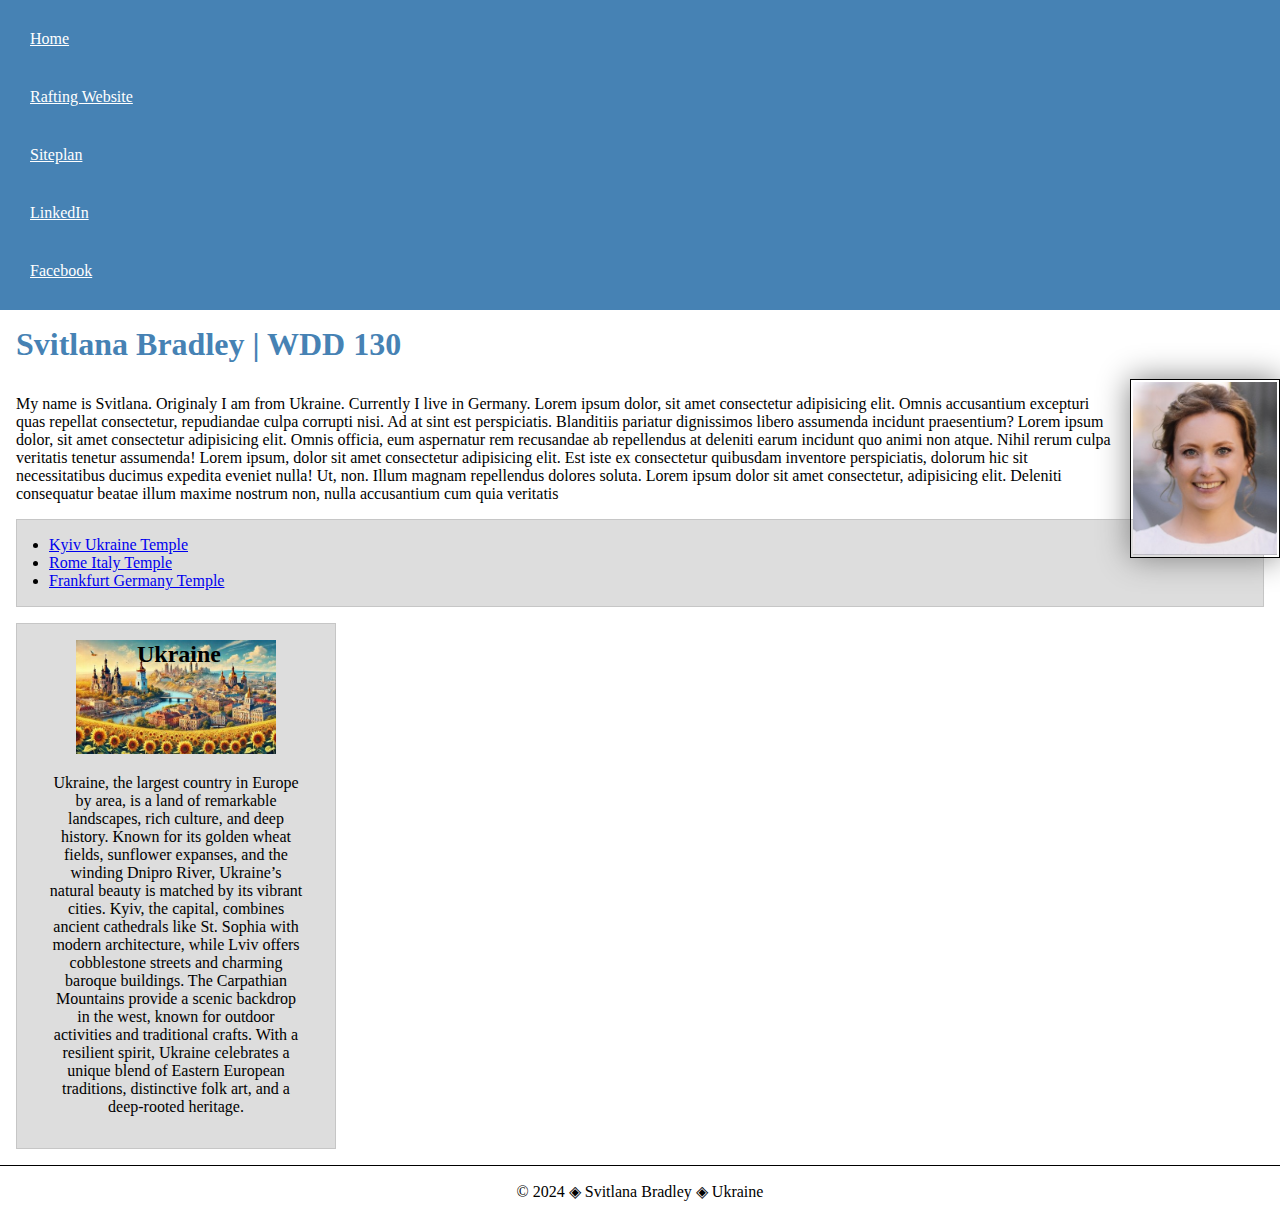
<file: index.html>
<!DOCTYPE html>
<html lang="en">
<head>
    <meta charset="UTF-8">
    <meta name="viewport" content="width=device-width, initial-scale=1.0">
    <title>Svitlana Bradley | WDD 130</title>
    <meta name="description" content="The home page of an aspiring front-end developer who is passionate with Web Development">
    <meta name="author" content="Svitlana Bradley">
    <link rel="stylesheet" href="styles/styles.css">
</head>
<body>
    <header>
        <nav>
            <a href="#">Home</a>
            <a href="wwr/">Rafting Website</a>
            <a href="wwr/">Siteplan</a>
            <a href="https://linkedin.com.">LinkedIn</a>
            <a href="https://facebook.com.">Facebook</a>
        </nav>
    </header>
    <main>
        <h1>Svitlana Bradley | WDD 130</h1>
        <img src="images/profile.jpg" alt="Svitlana Bradley" width="200">
        <p>My name is Svitlana. Originaly I am from Ukraine. Currently I live in Germany. Lorem ipsum dolor, sit amet consectetur adipisicing elit. Omnis accusantium excepturi quas repellat consectetur, repudiandae culpa corrupti nisi. Ad at sint est perspiciatis. Blanditiis pariatur dignissimos libero assumenda incidunt praesentium? Lorem ipsum dolor, sit amet consectetur adipisicing elit. Omnis officia, eum aspernatur rem recusandae ab repellendus at deleniti earum incidunt quo animi non atque. Nihil rerum culpa veritatis tenetur assumenda! Lorem ipsum, dolor sit amet consectetur adipisicing elit. Est iste ex consectetur quibusdam inventore perspiciatis, dolorum hic sit necessitatibus ducimus expedita eveniet nulla! Ut, non. Illum magnam repellendus dolores soluta. Lorem ipsum dolor sit amet consectetur, adipisicing elit. Deleniti consequatur beatae illum maxime nostrum non, nulla accusantium cum quia veritatis</p>
    <ul class="box indent">
        <li><a href="https://www.churchofjesuschrist.org/temples/list?lang=eng">Kyiv Ukraine Temple</a></li>
        <li><a href="https://www.churchofjesuschrist.org/temples/list?lang=eng">Rome Italy Temple</a></li>
        <li><a href="https://www.churchofjesuschrist.org/temples/list?lang=eng">Frankfurt Germany Temple</a></li>
    </ul>
    </main>
    <aside class="box">
        <h2>Ukraine</h2>
        <img src="images/ukraine_panorama.jpg" alt="Ukraine Panorama">
        <p>Ukraine, the largest country in Europe by area, is a land of remarkable landscapes, rich culture, and deep history. Known for its golden wheat fields, sunflower expanses, and the winding Dnipro River, Ukraine’s natural beauty is matched by its vibrant cities. Kyiv, the capital, combines ancient cathedrals like St. Sophia with modern architecture, while Lviv offers cobblestone streets and charming baroque buildings. The Carpathian Mountains provide a scenic backdrop in the west, known for outdoor activities and traditional crafts. With a resilient spirit, Ukraine celebrates a unique blend of Eastern European traditions, distinctive folk art, and a deep-rooted heritage.</p>
    </aside>
    <footer>
        <p>&copy; 2024 ◈ Svitlana Bradley ◈ Ukraine</p>
    </footer>
</body>
<!-- Last modified 07.11.2004 -->
</html>
</file>
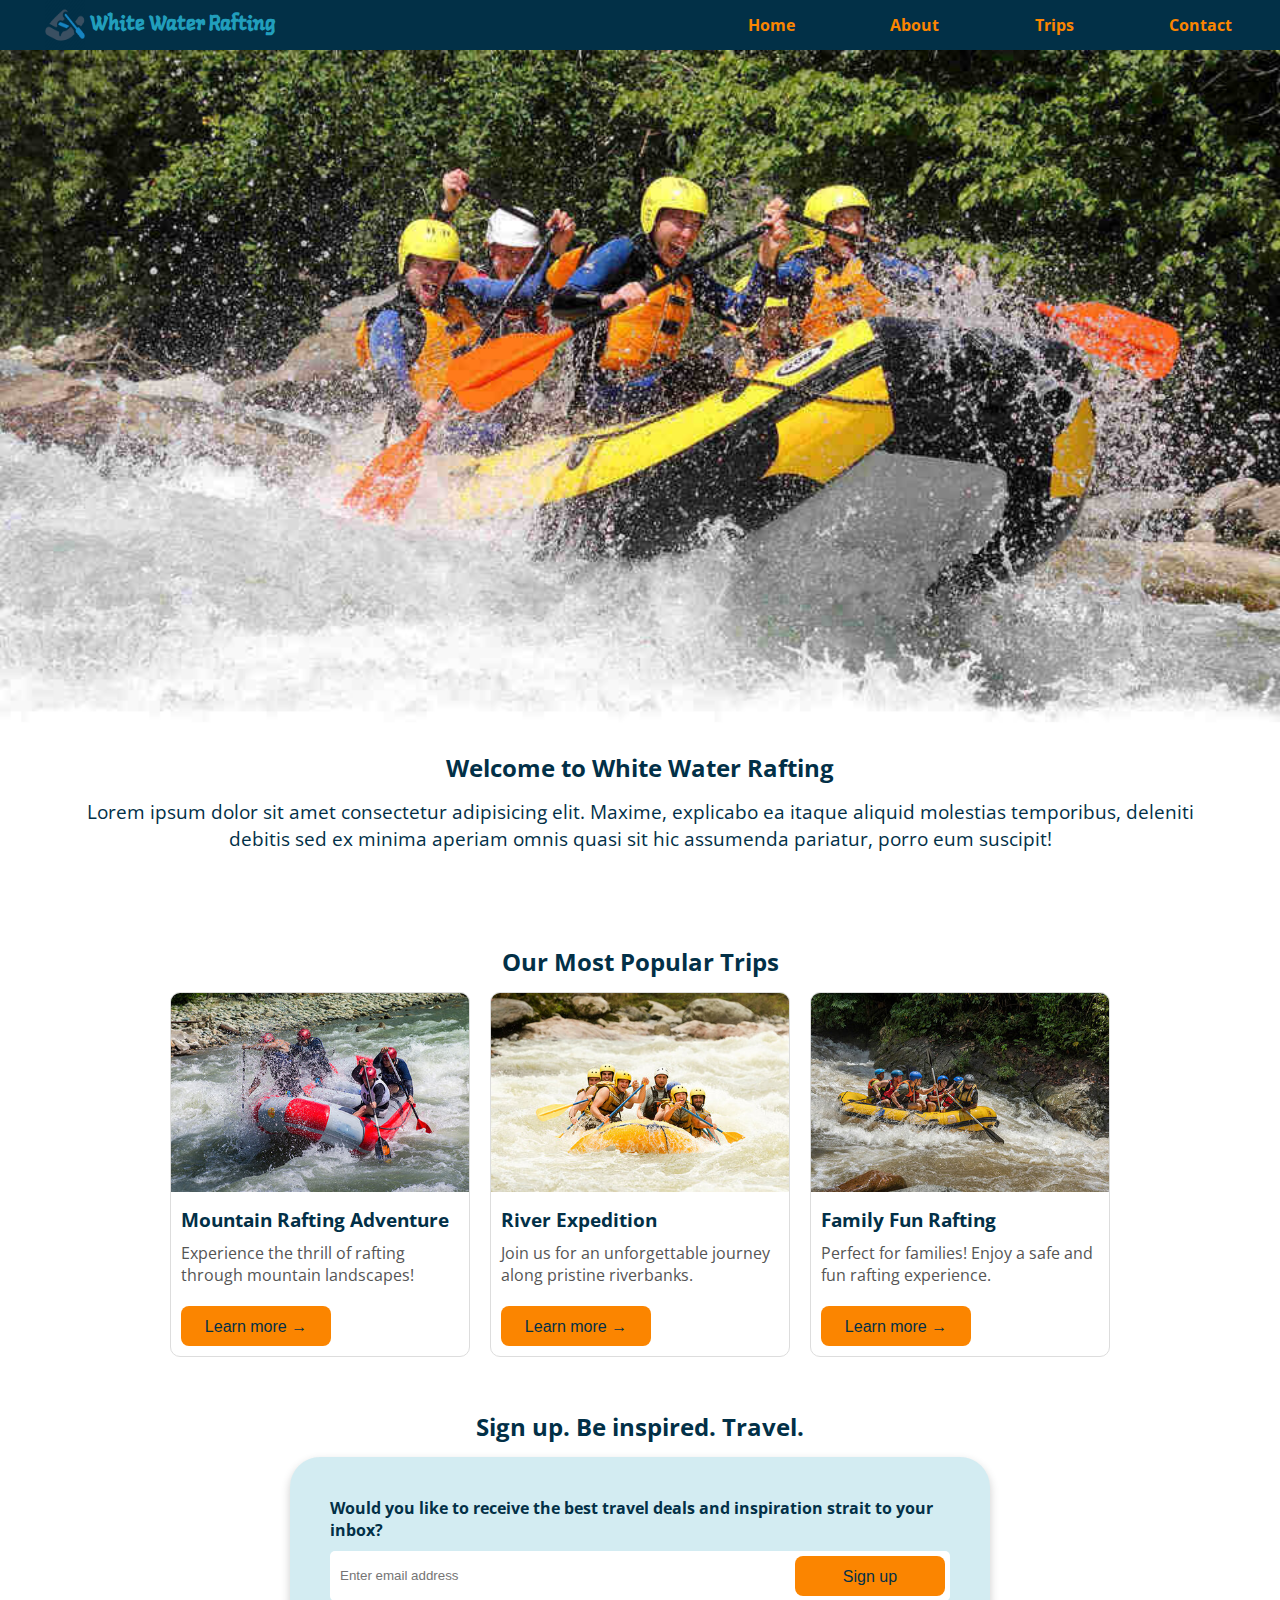
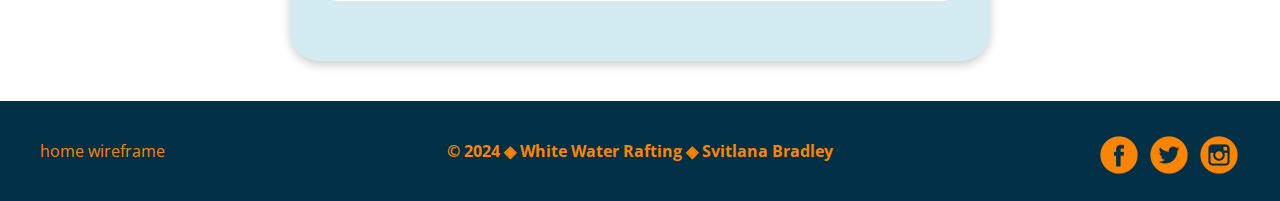
<file: wwr/index.html>
<!DOCTYPE html>
<html lang="en">
<head>
    <meta charset="UTF-8">
    <meta name="viewport" content="width=device-width, initial-scale=1.0">
    <title>White Water Rafting Home</title>
    <meta name="description" content="The home page contains some attention grabbing information including company information, call(s) to action, appealing graphics, and other items.">
    <meta name="author" content="Svitlana Bradley">
    <link rel="stylesheet" href="styles/rafting.css">
    <link rel="preconnect" href="https://fonts.googleapis.com">
    <link rel="preconnect" href="https://fonts.gstatic.com" crossorigin>
    <link href="https://fonts.googleapis.com/css2?family=Langar&family=Open+Sans&display=swap" rel="stylesheet">
</head>
<body>
    <header>
        <a href="#" class="logo">
            <img src="images/logo.png" alt="logo">
            <h1>White Water Rafting</h1>
        </a>
        <nav>
            <a href="index.html">Home</a>
            <a href="about.html">About</a>
            <a href="trips.html">Trips</a>
            <a href="contact.html">Contact</a>
        </nav>
    </header>
    <main>
        <div class="hero">
            <img src="images/headerbild_homepage.jpg" alt="rafting image">
        </div>
        <h2>Welcome to White Water Rafting</h2>
        <div class="info">
            <p>Lorem ipsum dolor sit amet consectetur adipisicing elit. Maxime, explicabo ea itaque aliquid molestias temporibus, deleniti debitis sed ex minima aperiam omnis quasi sit hic assumenda pariatur, porro eum suscipit!</p>
        </div>
        <section id="trips">
            <h2>Our Most Popular Trips</h2>
            <div class="trip-cards">
                <div class="trip-card">
                    <img src="images/img2.jpg" alt="Mountain Rafting Adventure">
                    <h3>Mountain Rafting Adventure</h3>
                    <p>Experience the thrill of rafting through mountain landscapes!</p>
                    <button onclick="location.href='trips.html'">Learn more →</button>
                </div>
                <div class="trip-card">
                    <img src="images/img4.jpg" alt="River Expedition">
                    <h3>River Expedition</h3>
                    <p>Join us for an unforgettable journey along pristine riverbanks.</p>
                    <button onclick="location.href='trips.html'">Learn more →</button>
                </div>
                <div class="trip-card">
                    <img src="images/img5.jpg" alt="Family Fun Rafting">
                    <h3>Family Fun Rafting</h3>
                    <p>Perfect for families! Enjoy a safe and fun rafting experience.</p>
                    <button onclick="location.href='trips.html'">Learn more →</button>
                </div>
            </div>
        </section>   
        <section>
            <h2>Sign up. Be inspired. Travel.</h2>
            <div class="newsletter">
                <p>Would you like to receive the best travel deals and inspiration strait to your inbox?</p>
                <form class="input">
                    <input id="email" placeholder="Enter email address" type="email">
                    <button>Sign up</button>
                </form>
            </div> 
        </section>
    </main>
    <footer>
        <p>&copy; 2024 ◈ White Water Rafting ◈ Svitlana Bradley </p>
        <div>
            <a class="wireframe" href=https://app.moqups.com/NOT0xAilW5WY0esnAVfmEjunRLfIIyXC/view/page/a77a04058>home wireframe</a>
            <nav class="sociallinks">
                <a href="https://facebook.com">
                    <img src="images/facebook_icon.png" alt="Facebook">
                </a>
                <a href="https://twitter.com">
                    <img src="images/twitter_icon.png" alt="Twitter">
                </a>
                <a href="https://instagram.com">
                    <img src="images/instagram_icon.png" alt="Instagram">
                </a>
            </nav>
        </div>
    </footer>
</body>
</html>
</file>
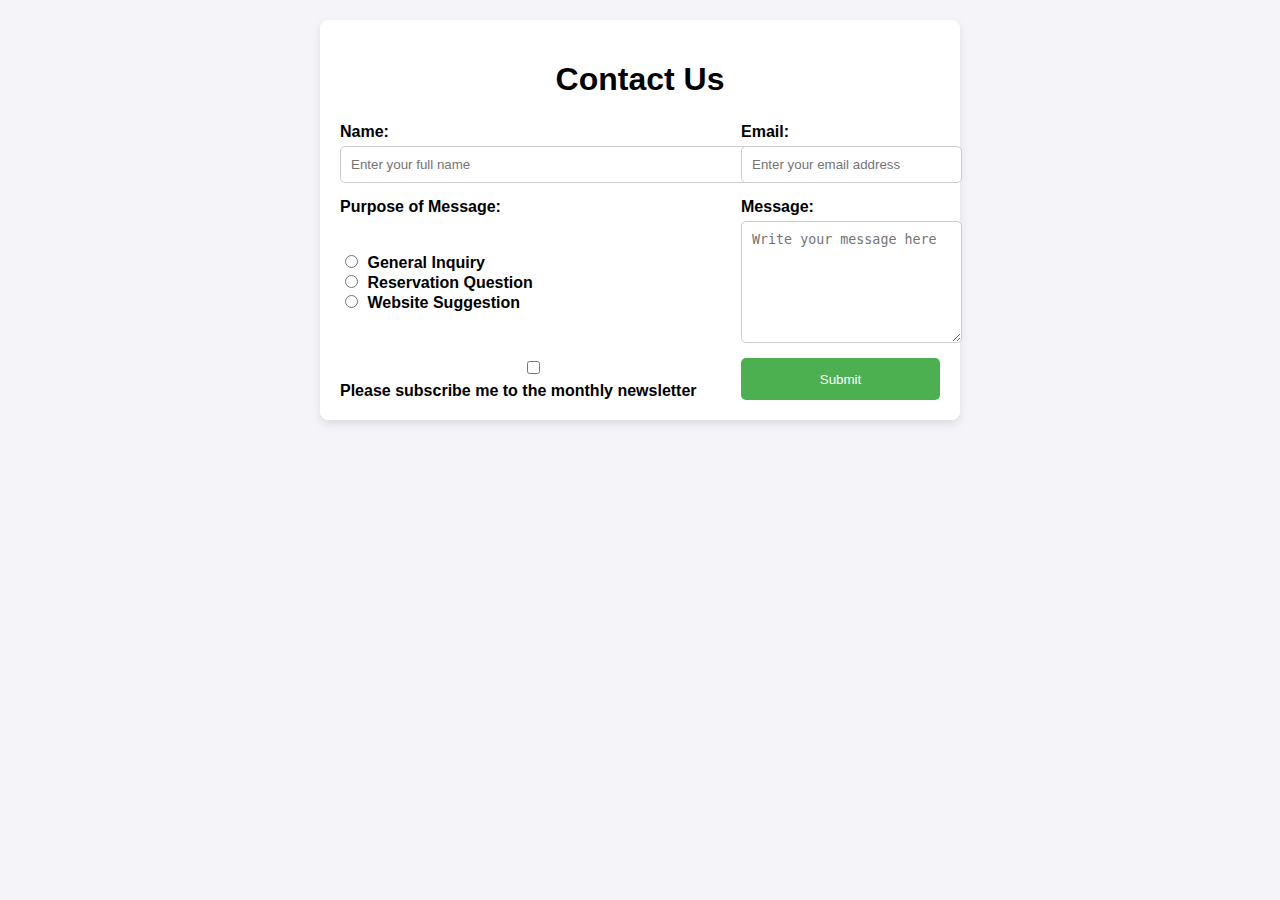
<file: week05/contact_form.html>
<!DOCTYPE html>
<html lang="en">
<head>
    <meta charset="UTF-8">
    <meta name="viewport" content="width=device-width, initial-scale=1.0">
    <title>Contact Us - Grid Layout</title>
    <style>
        body {
            font-family: Arial, sans-serif;
            margin: 20px;
            background-color: #f4f4f9;
        }
        .form-container {
            max-width: 600px;
            margin: 0 auto;
            background: #fff;
            padding: 20px;
            border-radius: 8px;
            box-shadow: 0 4px 10px rgba(0, 0, 0, 0.1);
            display: grid;
            grid-template-columns: 1fr;
            grid-gap: 15px;
        }
        .form-container h1 {
            text-align: center;
            margin-bottom: 10px;
            grid-column: span 2;
        }
        .form-group {
            display: grid;
            grid-template-columns: 1fr;
            gap: 5px;
        }
        .form-group label {
            font-weight: bold;
        }
        .form-group input[type="text"],
        .form-group input[type="email"],
        .form-group textarea {
            width: 100%;
            padding: 10px;
            border: 1px solid #ccc;
            border-radius: 5px;
        }
        .form-group textarea {
            height: 100px;
        }
        .form-group input[type="radio"] {
            margin-right: 5px;
        }
        .radio-group {
            display: flex;
            flex-direction: column;
        }
        .form-group .checkbox {
            display: flex;
            align-items: center;
        }
        .form-group .checkbox input[type="checkbox"] {
            margin-right: 10px;
        }
        .form-group .submit-btn {
            background-color: #4CAF50;
            color: white;
            padding: 10px 15px;
            border: none;
            border-radius: 5px;
            cursor: pointer;
            text-align: center;
        }
        .form-group .submit-btn:hover {
            background-color: #45a049;
        }
        .form-group .submit-btn-container {
            grid-column: span 2;
        }
    </style>
</head>
<body>
    <div class="form-container">
        <h1>Contact Us</h1>
        
        <!-- User's Name -->
        <div class="form-group">
            <label for="name">Name:</label>
            <input type="text" id="name" name="name" placeholder="Enter your full name" required>
        </div>

        <!-- User's Email -->
        <div class="form-group">
            <label for="email">Email:</label>
            <input type="email" id="email" name="email" placeholder="Enter your email address" required>
        </div>

        <!-- Purpose of the Message -->
        <div class="form-group">
            <label>Purpose of Message:</label>
            <div class="radio-group">
                <label><input type="radio" id="general" name="purpose" value="General Inquiry" required> General Inquiry</label>
                <label><input type="radio" id="reservation" name="purpose" value="Reservation Question" required> Reservation Question</label>
                <label><input type="radio" id="suggestion" name="purpose" value="Website Suggestion" required> Website Suggestion</label>
            </div>
        </div>

        <!-- Message -->
        <div class="form-group">
            <label for="message">Message:</label>
            <textarea id="message" name="message" placeholder="Write your message here" required></textarea>
        </div>

        <!-- Newsletter Subscription -->
        <div class="form-group checkbox">
            <input type="checkbox" id="subscribe" name="subscribe">
            <label for="subscribe">Please subscribe me to the monthly newsletter</label>
        </div>

        <!-- Submit Button -->
        <div class="form-group submit-btn-container">
            <button type="submit" class="submit-btn">Submit</button>
        </div>
    </div>
</body>
</html>
</file>
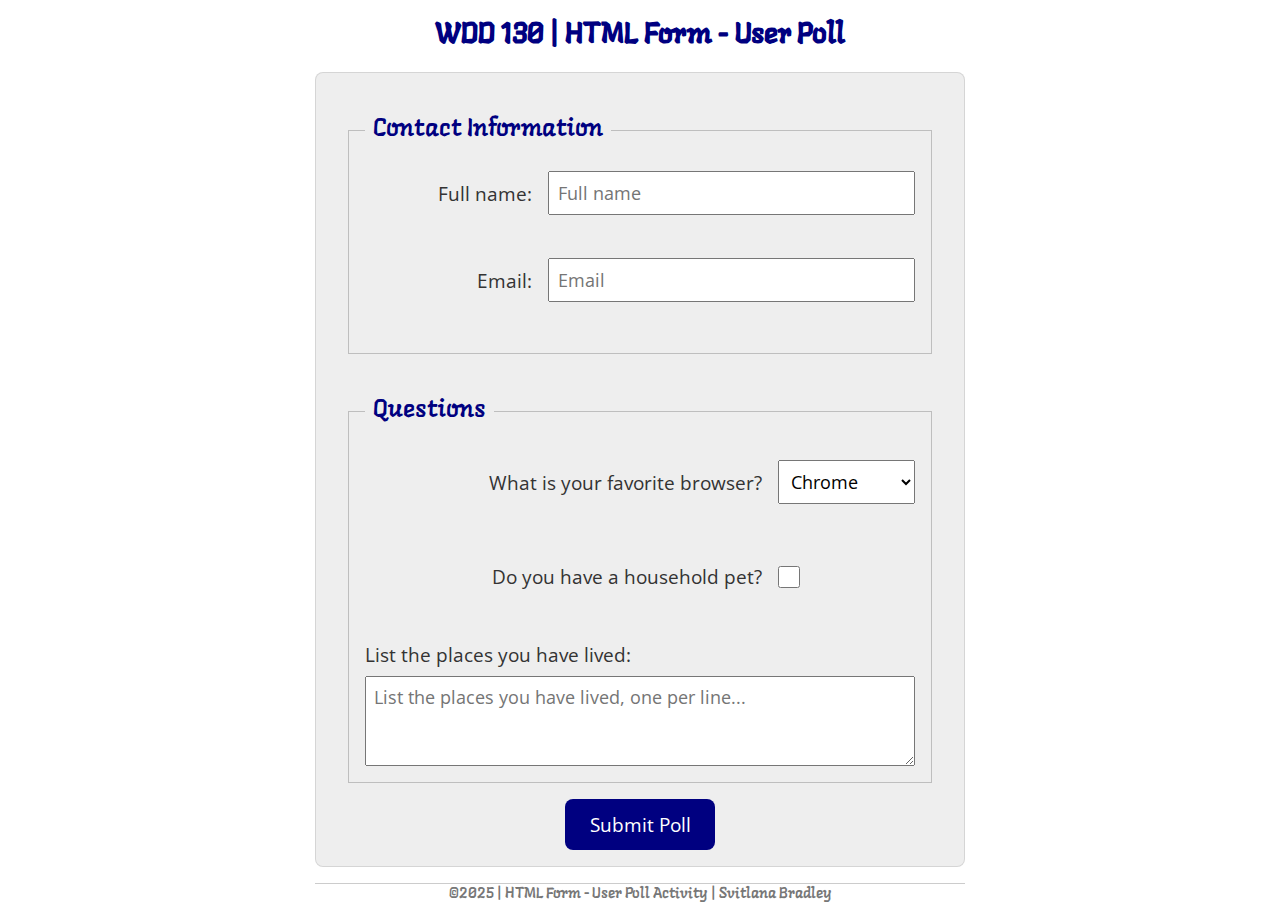
<file: week05/poll-form.html>
<!DOCTYPE html>
<html lang="en">
<head>
    <meta charset="UTF-8">
    <meta name="viewport" content="width=device-width, initial-scale=1.0">
    <title>WDD 130 | HTML Form - User Poll</title>
    <link rel="stylesheet" href="styles/poll-form.css">
    <link rel="preconnect" href="https://fonts.googleapis.com">
    <link rel="preconnect" href="https://fonts.gstatic.com" crossorigin>
    <link href="https://fonts.googleapis.com/css2?family=Langar&family=Open+Sans&display=swap" rel="stylesheet">
</head>
<body>
    <header>
        <h1>WDD 130 | HTML Form - User Poll</h1>
    </header>
    <main>
        <form>
            <fieldset>
                <legend>Contact Information</legend>
                <div class="form-item column2">
                    <label for="fname">Full name:</label>
                    <input type="text" id="fname" name="fname" placeholder="Full name">
                </div>
                <br>
                <div class="form-item column2">
                    <label for="fname">Email:</label>
                    <input type="email" id="useremail" name="useremail" placeholder="Email">
                </div>
                <br>
            </fieldset>
            <fieldset>
                <legend>Questions</legend>
                <div class="form-item column1">
                    <label for="browser">What is your favorite browser?</label>
                    <select name="browser" id="browser">
                        <option value="chrome">Chrome</option>
                        <option value="opera">Opera</option>
                        <option value="mozilla">Mozilla</option>
                    </select>
                </div>
                <br>
                <div class="form-item column1">
                    <label for="pet">Do you have a household pet?</label>
                    <input type="checkbox" id="pet" name="pet">
                </div>
                <br>
                <label for="feedback" class="textarea-label">List the places you have lived:</label>
                <textarea name="feedback" id="feedback" placeholder="List the places you have lived, one per line..." rows="3"></textarea>
            </fieldset>
            <button type="submit">Submit Poll</button>
        </form>
    </main>
    <footer>
        <p>&copy;2025 | HTML Form - User Poll Activity | Svitlana Bradley</p>
    </footer>
</body>
</html>
</file>
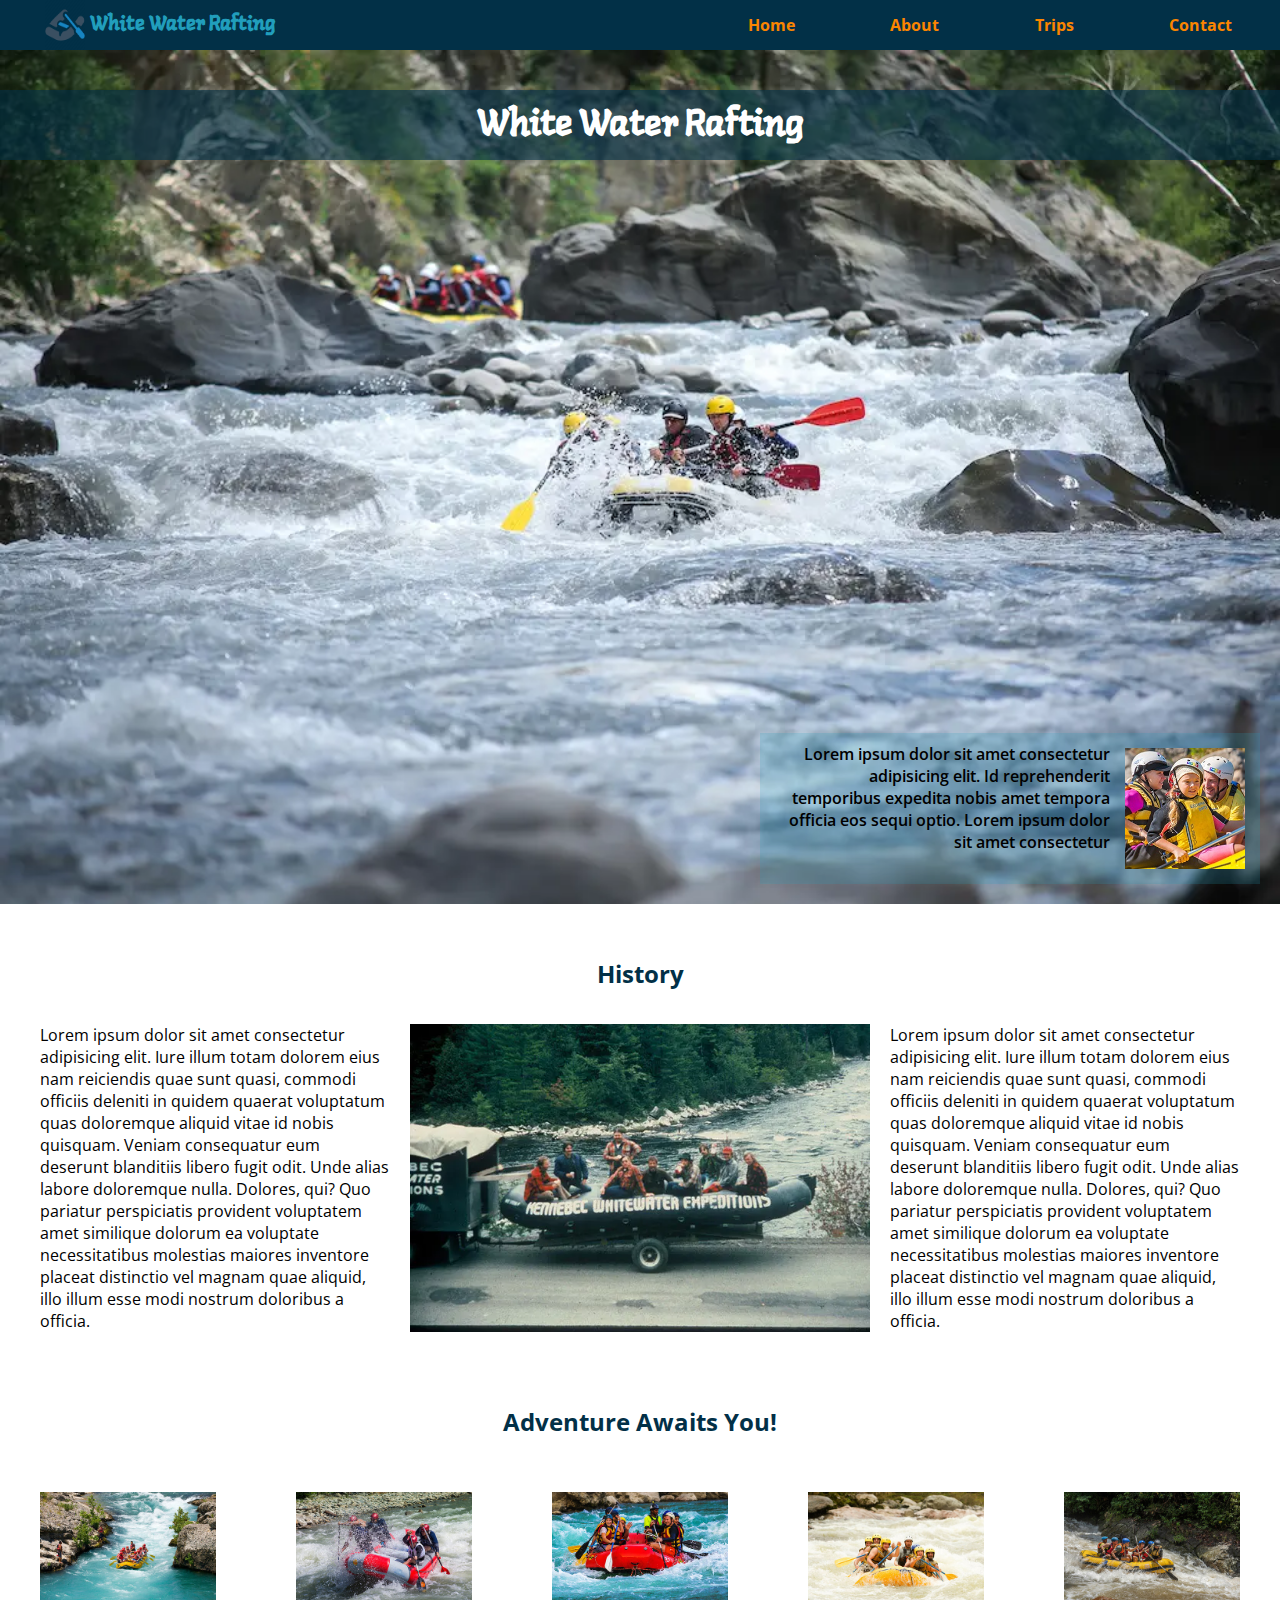
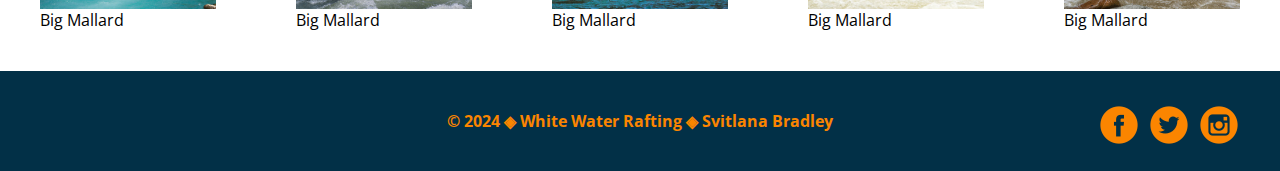
<file: wwr/about.html>
<!DOCTYPE html>
<html lang="en">
<head>
    <meta charset="UTF-8">
    <meta name="viewport" content="width=device-width, initial-scale=1.0">
    <title>White Water Rafting About Us</title>
    <meta name="description" content="This page provides an overview, information about its owners and staff, and basic trip summaries.">
    <meta name="author" content="Svitlana Bradley">
    <link rel="stylesheet" href="styles/rafting.css">
    <link rel="preconnect" href="https://fonts.googleapis.com">
    <link rel="preconnect" href="https://fonts.gstatic.com" crossorigin>
    <link href="https://fonts.googleapis.com/css2?family=Langar&family=Open+Sans&display=swap" rel="stylesheet">
</head>
<body>
    <header>
        <a href="#" class="logo">
            <img src="images/logo.png" alt="logo">
            <h1>White Water Rafting</h1>
        </a>
        <nav>
            <a href="index.html">Home</a>
            <a href="about.html">About</a>
            <a href="trips.html">Trips</a>
            <a href="contact.html">Contact</a>
        </nav>
    </header>
    <main>
        <div class="hero">
            <img src="images/hero_img.webp" alt="rafting image">
            <h1>White Water Rafting</h1>
            <article> 
                <img src="images/happy_client.jpg" alt="client">
                <p>Lorem ipsum dolor sit amet consectetur adipisicing elit. Id reprehenderit temporibus expedita nobis amet tempora officia eos sequi optio. Lorem ipsum dolor sit amet consectetur </p>                
            </article>
        </div>
        <section class="history">
            <h2>History</h2>
            <div class="history-content">
                <p>Lorem ipsum dolor sit amet consectetur adipisicing elit. Iure illum totam dolorem eius nam reiciendis quae sunt quasi, commodi officiis deleniti in quidem quaerat voluptatum quas doloremque aliquid vitae id nobis quisquam. Veniam consequatur eum deserunt blanditiis libero fugit odit. Unde alias labore doloremque nulla. Dolores, qui? Quo pariatur perspiciatis provident voluptatem amet similique dolorum ea voluptate necessitatibus molestias maiores inventore placeat distinctio vel magnam quae aliquid, illo illum esse modi nostrum doloribus a officia. </p>
                <img src="images/historyrafting_img.webp" alt="">
                <p>Lorem ipsum dolor sit amet consectetur adipisicing elit. Iure illum totam dolorem eius nam reiciendis quae sunt quasi, commodi officiis deleniti in quidem quaerat voluptatum quas doloremque aliquid vitae id nobis quisquam. Veniam consequatur eum deserunt blanditiis libero fugit odit. Unde alias labore doloremque nulla. Dolores, qui? Quo pariatur perspiciatis provident voluptatem amet similique dolorum ea voluptate necessitatibus molestias maiores inventore placeat distinctio vel magnam quae aliquid, illo illum esse modi nostrum doloribus a officia. </p>
            </div>
        </section>
        <section>
            <h2>Adventure Awaits You!</h2>
            <div class="adventure">
                <figure >
                    <img src="images/img1.jpg" alt="image1">
                    <figcaption>Big Mallard</figcaption>
                </figure>
                <figure>
                    <img src="images/img2.jpg" alt="image2">
                    <figcaption>Big Mallard</figcaption>
                </figure>
                <figure>
                    <img src="images/img3.jpg" alt="image3">
                    <figcaption>Big Mallard</figcaption>
                </figure>
                <figure>
                    <img src="images/img4.jpg" alt="image4">
                    <figcaption>Big Mallard</figcaption>
                </figure>
                <figure>
                    <img src="images/img5.jpg" alt="image5">
                    <figcaption>Big Mallard</figcaption>
                </figure>
            </div>
        </section>
    </main>
    <footer>
        <p>&copy; 2024 ◈ White Water Rafting ◈ Svitlana Bradley </p>
        <div>
            <a></a>
            <nav class="sociallinks">
                <a href="https://facebook.com">
                    <img src="images/facebook_icon.png" alt="Facebook">
                </a>
                <a href="https://twitter.com">
                    <img src="images/twitter_icon.png" alt="Twitter">
                </a>
                <a href="https://instagram.com">
                    <img src="images/instagram_icon.png" alt="Instagram">
                </a>
            </nav>
        </div>
    </footer>
</body>
</html>
</file>
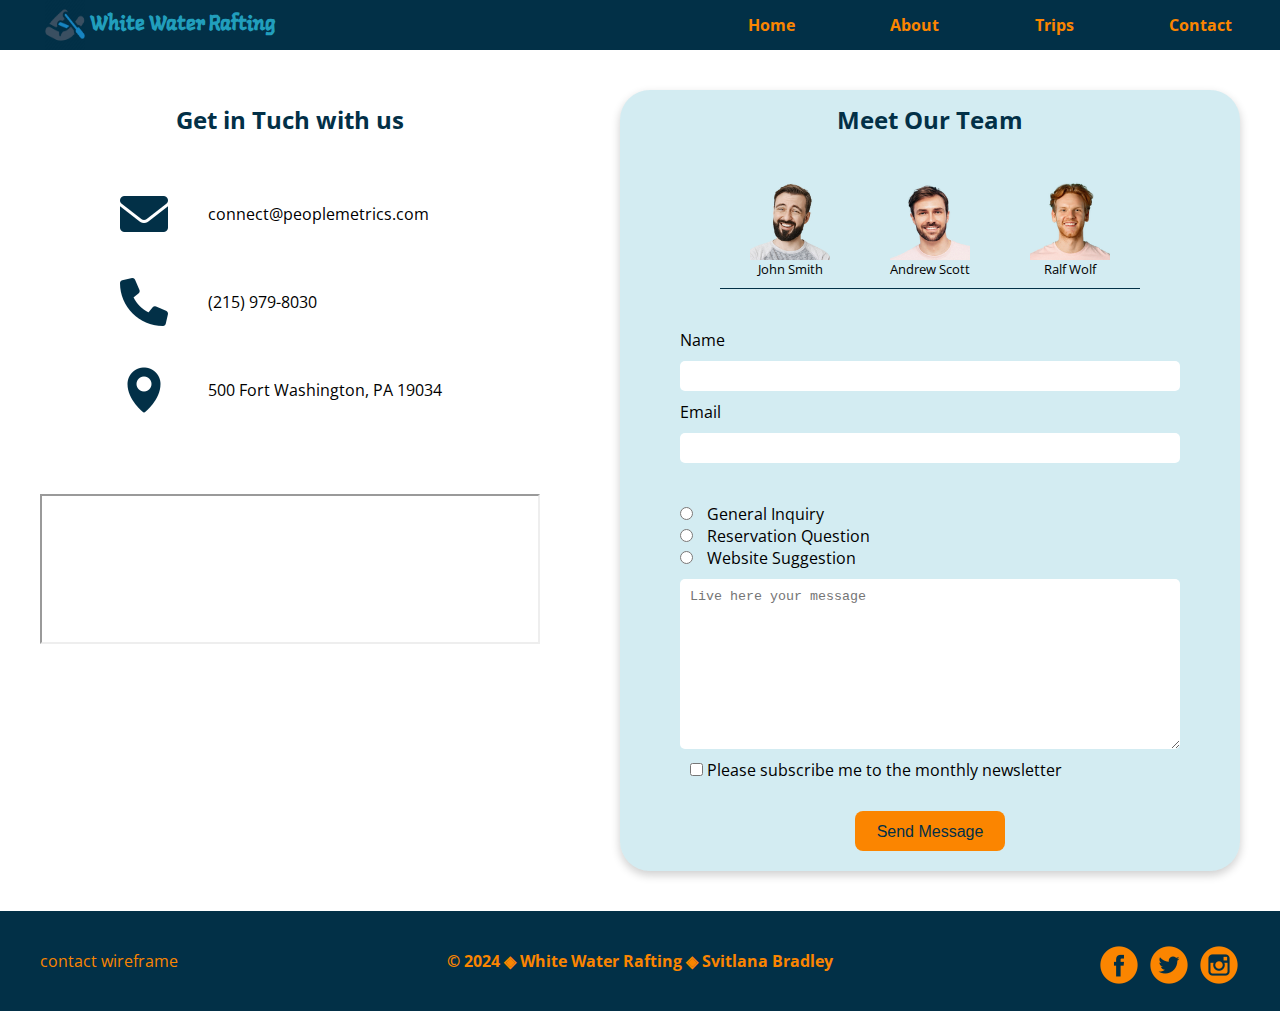
<file: wwr/contact.html>
<!DOCTYPE html>
<html lang="en">
<head>
    <meta charset="UTF-8">
    <meta name="viewport" content="width=device-width, initial-scale=1.0">
    <title>White Water Rafting Contact Us</title>
    <meta name="description" content="Provides contact information and a form to obtain user input including questions and comments.">
    <meta name="author" content="Svitlana Bradley">
    <link rel="stylesheet" href="styles/rafting.css">
    <link rel="preconnect" href="https://fonts.googleapis.com">
    <link rel="preconnect" href="https://fonts.gstatic.com" crossorigin>
    <link href="https://fonts.googleapis.com/css2?family=Langar&family=Open+Sans&display=swap" rel="stylesheet">
</head>
<body>
    <header>
        <a href="#" class="logo">
            <img src="images/logo.png" alt="logo">
            <h1>White Water Rafting</h1>
        </a>
        <nav>
            <a href="index.html">Home</a>
            <a href="about.html">About</a>
            <a href="trips.html">Trips</a>
            <a href="contact.html">Contact</a>
        </nav>
        
    </header>
    <main class="main-contacts">
        <div class="contacts">
            <h2>Get in Tuch with us</h2>
            <div class="contact">
                <img src="images/email_icon.png" alt="email">
                <p>connect@peoplemetrics.com</p>
            </div>
            <div class="contact">
                <img src="images/phone_icon.png" alt="phone">
                <p>(215) 979-8030</p>
            </div>
            <div class="contact">
                <img src="images/address_icon.png" alt="address">
                <p>500 Fort Washington, PA 19034</p>
            </div> 
            <iframe src="https://www.google.com/maps/embed?pb=!1m18!1m12!1m3!1d48257.427947785625!2d-77.06495072899659!3d38.91329343318194!2m3!1f0!2f0!3f0!3m2!1i1024!2i768!4f13.1!3m3!1m2!1s0x89b7c83383bf4d0b%3A0xb2e24143110e27ae!2z0JzRg9C30LXQuSDQk9GW0LvQu9Cy0YPQtA!5e0!3m2!1suk!2sde!4v1733754416226!5m2!1suk!2sde" width="600" height="450" allowfullscreen="" loading="lazy" referrerpolicy="no-referrer-when-downgrade">
            </iframe>
        </div> 

        <div class="form-container">
            <h2>Meet Our Team</h2>
            <div class="team">
                <figure>
                    <img src="images/happy_face_1.png" alt="happy face 1">
                    <figcaption>John Smith</figcaption>
                </figure>
                <figure>
                    <img src="images/happy_face_2.png" alt="happy face 2">
                    <figcaption>Andrew Scott</figcaption>
                </figure>
                <figure>
                    <img src="images/happy_face_3.png" alt="happy face 3">
                    <figcaption>Ralf Wolf</figcaption>
                </figure>
            </div>
            <form>
                <div class="row1">
                    <label for="name">Name</label>
                    <input id="name" type="text">
    
                    <label for="email">Email</label>
                    <input id="email" type="email">
                </div>

                <div class="row2">
                    <div>
                        <input id="inquiry" type="radio">
                        <label for="inquiry">General Inquiry</label>
                    </div>
                    <div>
                        <input id="reservation" type="radio">
                        <label for="reservation">Reservation Question</label>
                    </div>
                    <div>
                        <input id="suggestion" type="radio">
                        <label for="suggestion">Website Suggestion</label>
                    </div>
                </div>

                <textarea name="message" id="message" cols="30" rows="10" placeholder="Live here your message"></textarea>
                
                <div class="checkbox">
                    <input type="checkbox" id="newsletter" name="newsletter">
                    <label for="newsletter">Please subscribe me to the monthly newsletter</label>
                </div>
                <button type="submit">Send Message</button>
            </form>
        </div>
    </main>  
    
    <footer>
        <p>&copy; 2024 ◈ White Water Rafting ◈ Svitlana Bradley </p>
        <div>
            <a class="wireframe" href=https://app.moqups.com/NOT0xAilW5WY0esnAVfmEjunRLfIIyXC/view/page/ad64222d5>contact wireframe</a>
            <nav class="sociallinks">
                <a href="https://facebook.com">
                    <img src="images/facebook_icon.png" alt="Facebook">
                </a>
                <a href="https://twitter.com">
                    <img src="images/twitter_icon.png" alt="Twitter">
                </a>
                <a href="https://instagram.com">
                    <img src="images/instagram_icon.png" alt="Instagram">
                </a>
            </nav>
        </div>
    </footer>
</body>
</html>
</file>
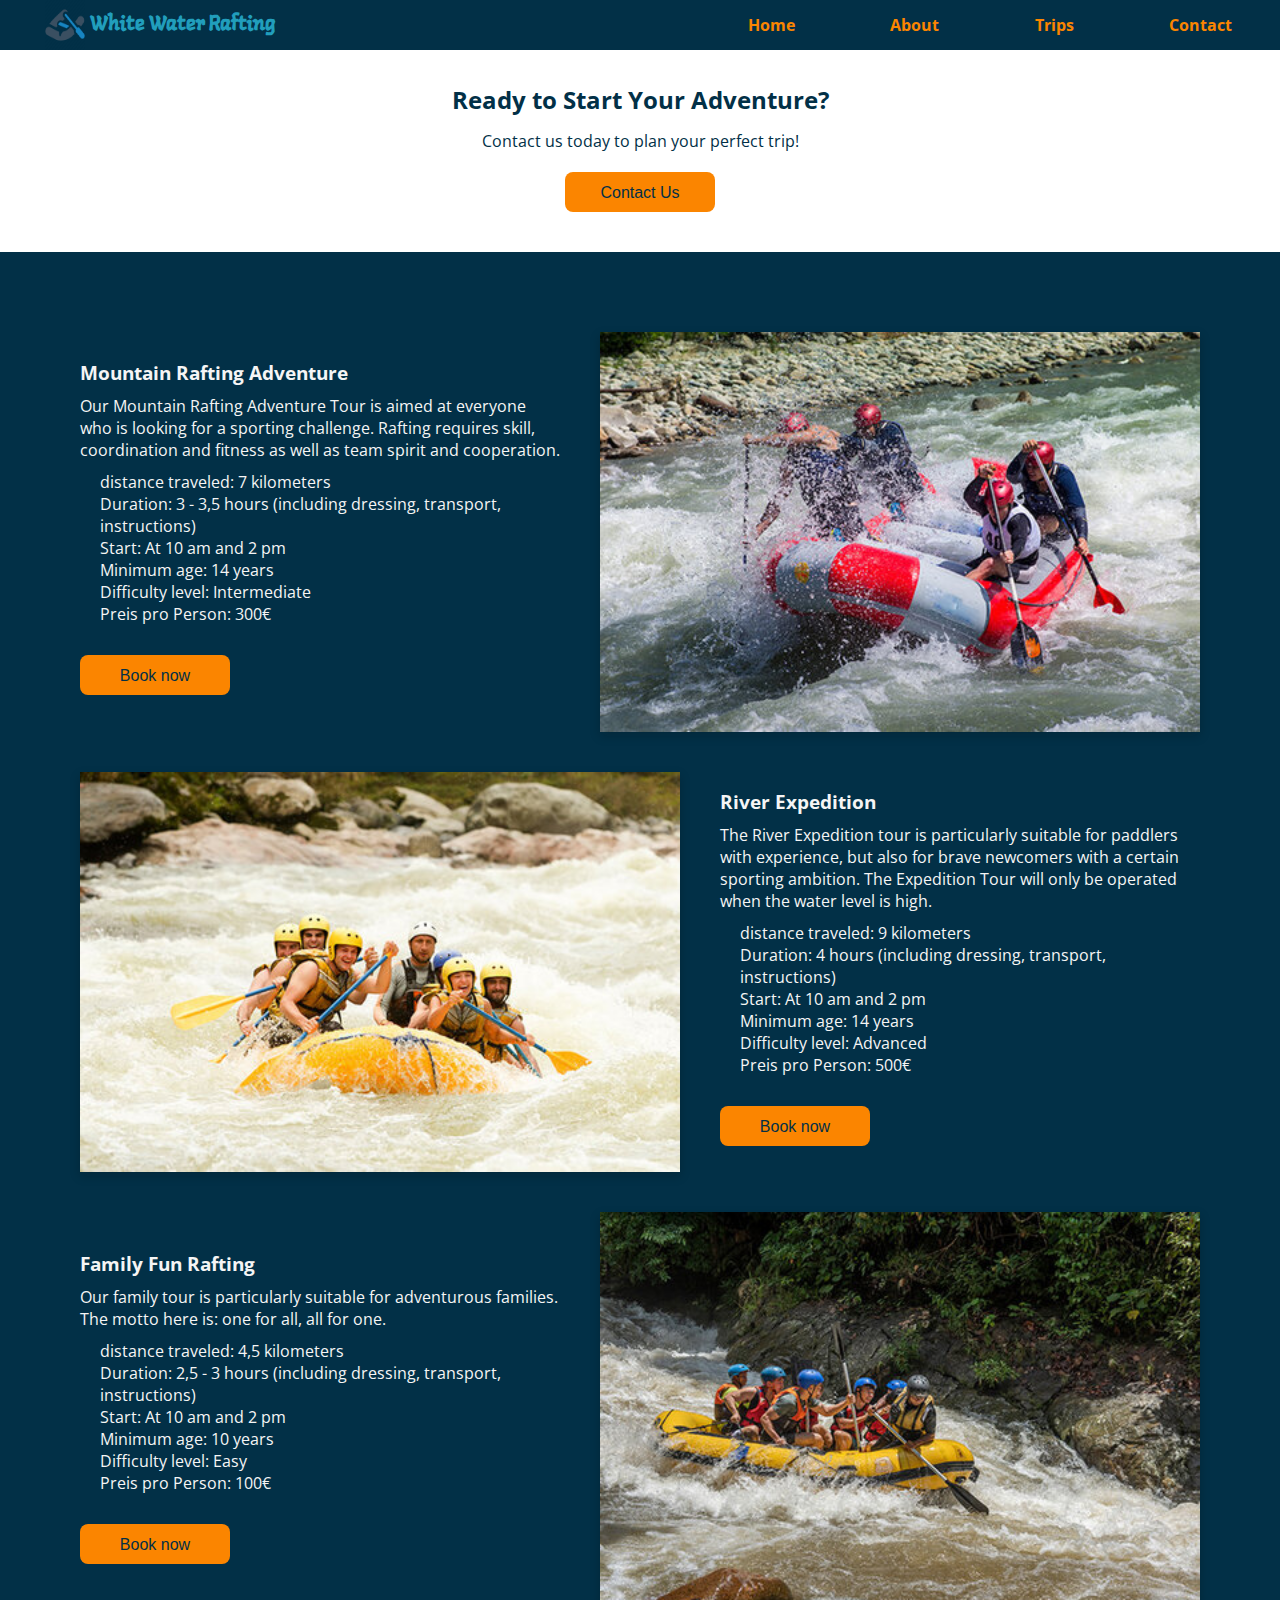
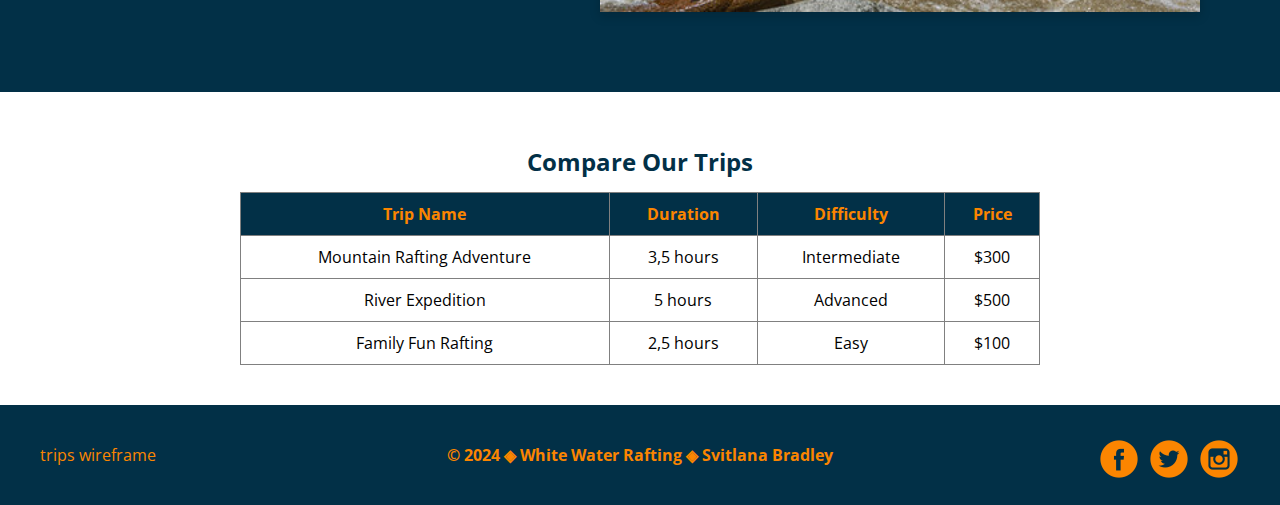
<file: wwr/trips.html>
<!DOCTYPE html>
<html lang="en">
<head>
    <meta charset="UTF-8">
    <meta name="viewport" content="width=device-width, initial-scale=1.0">
    <title>White Water Rafting Trips</title>
    <meta name="description" content="This page provides detailed information and examples of the different adventures or trips that the company offerings including available equipment.">
    <meta name="author" content="Svitlana Bradley">
    <link rel="stylesheet" href="styles/rafting.css">
    <link rel="preconnect" href="https://fonts.googleapis.com">
    <link rel="preconnect" href="https://fonts.gstatic.com" crossorigin>
    <link href="https://fonts.googleapis.com/css2?family=Langar&family=Open+Sans&display=swap" rel="stylesheet">
</head>
<body>
    <header>
        <a href="#" class="logo">
            <img src="images/logo.png" alt="logo">
            <h1>White Water Rafting</h1>
        </a>
        <nav>
            <a href="index.html">Home</a>
            <a href="about.html">About</a>
            <a href="trips.html">Trips</a>
            <a href="contact.html">Contact</a>
        </nav>
    </header>
    <main>
        <section id="contact">
            <div class="cta-container">
                <h2>Ready to Start Your Adventure?</h2>
                <p>Contact us today to plan your perfect trip!</p>
                <button onclick="location.href='contact.html'">Contact Us</button>
            </div>
        </section>
        <section class="tours">
            <div class="tour">
                <div>
                    <h3>Mountain Rafting Adventure</h3>
                    <p>Our Mountain Rafting Adventure Tour is aimed at everyone who is looking for a sporting challenge. Rafting requires skill, coordination and fitness as well as team spirit and cooperation.</p>
                    <div class="details-container">
                        <p>distance traveled: 7 kilometers</p>
                        <p>Duration: 3 - 3,5 hours (including dressing, transport, instructions)</p>
                        <p>Start: At 10 am and 2 pm</p>
                        <p>Minimum age: 14 years</p>
                        <p>Difficulty level: Intermediate</p>
                        <p>Preis pro Person: 300€</p>
                    </div>
                    <button onclick="location.href='contact.html'">Book now</button>
                </div>
                <img src="images/img2.jpg" alt="">
            </div>
            <div class="tour1">
                <img src="images/img4.jpg" alt="">
                <div>
                    <h3>River Expedition</h3>
                    <p>The River Expedition tour is particularly suitable for paddlers with experience, but also for brave newcomers with a certain sporting ambition. The Expedition Tour will only be operated when the water level is high.</p>
                    <div class="details-container">
                        <p>distance traveled: 9 kilometers</p>
                        <p>Duration: 4 hours (including dressing, transport, instructions)</p>
                        <p>Start: At 10 am and 2 pm</p>
                        <p>Minimum age: 14 years</p>
                        <p>Difficulty level: Advanced</p>
                        <p>Preis pro Person: 500€</p>
                    </div>
                    <button onclick="location.href='contact.html'">Book now</button>
                </div>
            </div>
            <div class="tour">
                <div>
                    <h3>Family Fun Rafting</h3>
                    <p>Our family tour is particularly suitable for adventurous families. The motto here is: one for all, all for one.</p>
                    <div class="details-container">
                        <p>distance traveled: 4,5 kilometers</p>
                        <p>Duration: 2,5 - 3 hours (including dressing, transport, instructions)</p>
                        <p>Start: At 10 am and 2 pm</p>
                        <p>Minimum age: 10 years</p>
                        <p>Difficulty level: Easy</p>
                        <p>Preis pro Person: 100€</p>
                    </div>
                    <button onclick="location.href='contact.html'">Book now</button>
                </div>
                <img src="images/img5.jpg" alt="">
            </div>
        </section>
        
      
        <section id="trip-table">
            <h2>Compare Our Trips</h2>
            <table>
                <thead>
                    <tr>
                        <th>Trip Name</th>
                        <th>Duration</th>
                        <th>Difficulty</th>
                        <th>Price</th>
                    </tr>
                </thead>
                <tbody>
                    <tr>
                        <td>Mountain Rafting Adventure</td>
                        <td>3,5 hours</td>
                        <td>Intermediate</td>
                        <td>$300</td>
                    </tr>
                    <tr>
                        <td>River Expedition</td>
                        <td>5 hours</td>
                        <td>Advanced</td>
                        <td>$500</td>
                    </tr>
                    <tr>
                        <td>Family Fun Rafting</td>
                        <td>2,5 hours</td>
                        <td>Easy</td>
                        <td>$100</td>
                    </tr>
                </tbody>
            </table>
        </section>
        
    </main>
    <footer>
        <p>&copy; 2024 ◈ White Water Rafting ◈ Svitlana Bradley </p>
        <div>
            <a class="wireframe" href=https://app.moqups.com/NOT0xAilW5WY0esnAVfmEjunRLfIIyXC/view/page/a38be01be>trips wireframe</a>
            <nav class="sociallinks">
                <a href="https://facebook.com">
                    <img src="images/facebook_icon.png" alt="Facebook">
                </a>
                <a href="https://twitter.com">
                    <img src="images/twitter_icon.png" alt="Twitter">
                </a>
                <a href="https://instagram.com">
                    <img src="images/instagram_icon.png" alt="Instagram">
                </a>
            </nav>
        </div>
    </footer>
</body>
</html>
</file>
<file: styles/styles.css>
* {
    margin: 0;
    padding: 0;
    box-sizing: border-box;
}

main {
    max-width: 100%;
}

nav {
    background-color: steelblue;
    padding: 10px;
}

nav a {
    color: white;
    display: block;
    padding: 20px;
}

h1 {
    color: steelblue;
    padding: 1rem;
}

main img {
    float: right;
    width: 150px;
    height: auto;
    border: 1px solid black;
    padding: 2px;
    box-shadow: 0 0 30px gray;
    margin: 0 0 1rem 1rem;
}

p {
    padding: 0;
    margin: 1rem;
}

aside {
    width: 20em;
    text-align: center;
    position: relative;
}



aside img {
    width: 200px;
    height: auto;
}

aside h2 {
    position: absolute;
    top: 17px;
    left: 120px;
}

footer {
    margin-top: 15px;
    border-top: 1px solid #000;
    text-align: center;
}

/* Class Selectors */
.box {
    margin: 1rem;
    border: 1px solid rgba(0,0,0,.1);
    padding: 1rem;
    background-color: #ddd;
    color: #000;
}

.indent {
    padding-left: 2rem;
}
</file>
<file: wwr/styles/rafting.css>
:root {
    --color-blue: #219ebc;
    --color-dark-blue: #023047;
    --color-yellow: #ffb703;
    --color-orange: #fb8500;
  }

* {
    margin: 0;
    padding: 0;
    box-sizing: border-box;
}

header {
    background-color: var(--color-dark-blue);
    display: grid;
    grid-template-columns: 700px 1fr;
    align-items: center;
    width: 100%;
}

header img {
    display: block;
    padding: 0 5px;
    width: 50px;
    height: 50px;
    margin: 0  0 0 40px;
}

.logo {
    display: flex;
    align-items: center;
}

header nav {
    display: flex;
    justify-content: space-around;
    font-weight: 700;
}

header nav a {
    color: var(--color-orange);
    position: relative;
    transition: all .25s ease;
}

header nav a::after {
    content: "";
    background:var(--color-yellow);
    height: 2px;
    width: 100%;
    position: absolute;
    bottom: -8px;
    left: 0;
    transform: scalex(0);
    transition: all .25s ease;
}

header nav a:hover {
    color: var(--color-yellow);
}

header nav a:hover::after {
    transform: scalex(1);
}

body {
    font-family: "Open Sans", serif;
    font-weight: 400;
    font-style: normal;
}

h1 {
    font-family: "Langar", system-ui; 
    font-size: 20px;  
    color: var(--color-blue);
}

h2 {
    color: var(--color-dark-blue);
    line-height: 60px;
    display: flex;
    justify-content: center;
}

a {
    text-decoration: none;
}

.hero {
    position: relative;
}

.hero img {
    display: block;
    width: 100%;
    height: auto;
    background-size: cover;
}

.hero h1 {
    position: absolute;
    display: flex;
    align-content: center;
    justify-content: center;
    width: 100%;
    line-height: 70px; 
    font-size: 36px;
    background-color: rgba(2, 48, 71, 0.6);
    color: white;
    top: 40px;
}   

article {
    width: 500px;
    bottom: 20px;
    right: 20px;
    position: absolute;
    background-color: rgba(33, 158, 188, 0.2);
}

article p {
    color: black;
    font-weight: 600;
    padding: 10px 20px;
    text-align: right;   
}

article img {
    max-width: 30%;
    padding: 15px;
    height: auto;
    float: right;

}

.sociallinks a {
    display: block;
    width: 48px;
    height: 48px;
    text-decoration: none;
}

.history {
    padding: 40px;
}

.history-content {
    display: flex;
    justify-content: space-around;
    align-items: center;
}

.history-content img {
    display: block;
    width: 500px;
    padding: 20px;
}

.adventure {
    max-width: 100%;
    display: flex;
    justify-content: space-between;
}

.adventure figure {
    display: flex;
    flex-direction: column;
    padding: 40px;
}  

.adventure img {
    flex: 1;
    max-width: 100%;
    height: auto;

}

footer {
    max-width: 100%;
    height: 100px;
    background: var(--color-dark-blue);
    display: flex;
    justify-content: center;
    align-items: center;
}

footer p {
    display: flex;
    justify-content: center;
    width: 100%;
    color: var(--color-orange);
    position: absolute;
    font-weight: 700;
}


.sociallinks {
    display: flex;
    justify-content: space-around;
    position: relative;
    width: 150px;
    height: 40px;
    background-attachment: fixed;
}

.sociallinks a {
    width: 40px;
    height: auto;
}

.wireframe {
    position: relative;
    color: var(--color-orange);
}

footer div {
    display: flex;
    width: 100%;
    justify-content: space-between;
    align-items: center;
    margin: 40px;
}

.contacts {
    margin: 40px 40px;
    width: 500px;
    align-items: center;
}

.contact {
    margin: 40px 40px;
    width: 420px;
    display: flex;
    align-items: center;
}

.contact img {
    padding: 0 40px;
}

main iframe {
    margin: 40px 0;
    width: 500px;
    height: 150px;
} 

.main-contacts {
    width: 100%;
    display: flex;
}

.team {
    width: 100%;
    display: flex;
    justify-content: center;
    margin: 20px 0;
}

.team figure {
    display: flex;
    flex-direction: column;
    align-items: center;
    padding: 10px;
    border-bottom: 1px solid var(--color-dark-blue);
}  

.team img {
    height: 80px;
    padding: 0 20px;
}

.team figcaption {
    font-size: small;
}

.form-container {
    width: 100%;
    margin: 40px;
    background-color: rgba(33, 158, 188, 0.2);
    box-shadow: 0 4px 10px rgba(10, 10, 10, 0.2);
    border-radius: 30px;
}

form {
    display: grid;
    margin: 0 40px;
    
}

.row1 {
    margin: 20px;
    
}

.row1 input {
    border-radius: 5px;
    width: 100%;
    height: 30px;
    border: none;
    padding: 0 10px;
    margin: 10px 0;
}

.row1 label {
    padding: 10px 0;
}

.row2 {
    margin: 10px 20px;
}

.row2 label {
    padding: 0 10px;
}

textarea {
    border: none;
    border-radius: 5px;
    margin: 0 20px;
    padding: 10px;
}

.checkbox {
    margin: 0 20px;
    padding: 10px;
}

button {
    margin: 20px auto;
    background-color: var(--color-dark-blue);
    color: var(--color-dark-blue);
    font-weight: 500;
    border: none;
    border-radius: .5rem;
    padding: .75rem;
    font-size: 1.2rem;
    width: 200px;
    
}

button:hover {
    background-color: var(--color-orange);
}

.tours {
    max-width: 100%;
    padding: 40px;
    background-color: var(--color-dark-blue);
}

.tours img {
    width: 600px;
    height: auto;
    box-shadow: 0 4px 10px rgba(10, 10, 10, 0.2)
}

.tours p {
    color: whitesmoke;
}

.tours h3 {
    color: whitesmoke;
    margin: 10px 0;
}

.details-container {
    padding: 10px 20px;
}

.tours button {
    background-color: var(--color-orange);
    width: 150px;
    height: 40px;
    align-items: center;
    font-size: medium;
}

.tours button:hover {
    background-color: var(--color-yellow);
}

 .tour {
    display: grid;
    grid-template-columns: 1fr 1fr;
    gap: 40px;
    align-items: center;
    margin: 40px;
 }

 .tour1 {
    display: grid;
    grid-template-columns: 1fr 1fr;
    gap: 40px;
    align-items: center;
    margin: 40px;
 }

 .newsletter {
    width: 700px;
    margin: auto;
    margin-bottom: 40px;
    background-color: rgba(33, 158, 188, 0.2);
    box-shadow: 0 4px 10px rgba(10, 10, 10, 0.2);
    border-radius: 30px;
    display: flex;
    flex-direction: column;
    padding: 40px 0;
 }

 .newsletter input {
    width: 620px;
    height: 50px;
    border-radius: 5px;
    border: none;
    padding: 0 10px;
    margin: 10px 0;
    position: absolute;
 }

 button {
    position: relative;
    width: 150px;
    height: 40px; 
    align-items: center;
    font-size: medium;
    background-color: var(--color-orange);
 }

 button:hover {
    background-color: var(--color-yellow);
}

 .newsletter button {
    left: 230px;
    bottom: 5px;
 }

 .newsletter button:hover {
    background-color: var(--color-yellow);
}

 .input {
    display: flex;
 }

 .newsletter p {
    color: var(--color-dark-blue);
    padding: 0 40px;
    font-weight: 700;
 }

 .info {
    color: var(--color-dark-blue);
    font-size: larger;
    text-align: center;
    margin: 0 80px;
    padding-bottom: 40px;
 }

 #trip-table {
    text-align: center;
    padding: 40px;
}

table {
    width: 100%;
    max-width: 800px;
    margin: 0 auto;
    border-collapse: collapse;
}

th, td {
    border: 1px solid gray;
    padding: 10px;
}

th {
    background-color: var(--color-dark-blue);
    color: var(--color-orange);
}

.cta-container {
    text-align: center;
    color: var(--color-dark-blue);
    padding: 20px;
    border-radius: 8px;
}

.cta-container h2 {
    color: var(--color-dark-blue);
}

#trips {
    text-align: center;
    padding: 40px;
}

.trip-cards {
    display: flex;
    gap: 20px;
    justify-content: center;
    flex-wrap: wrap;
}

.trip-card {
    border: 1px solid #ddd;
    border-radius: 10px;
    overflow: hidden;
    max-width: 300px;
    text-align: left;
}

.trip-card img {
    width: 100%;
    height: auto;
}

.trip-card h3 {
    margin: 10px;
    color: var(--color-dark-blue);
}

.trip-card p {
    margin: 10px;
    color: #555;
}

.trip-card button {
    margin: 10px;
}
</file>
<file: week05/styles/poll-form.css>
* {
    margin: 0;
    padding: 0;
    box-sizing: border-box;
}

body {
    font-family: "Langar", serif;
    font-size: 1.2em;
    color: #333;
    background: #fff;
}

header {
    margin: 0 auto;
    width: 650px;
}

h1 {
    margin: 1rem;
    font-size: 1.5em;
    color: navy;
    text-align: center;
}

form {
    width: 650px;
    margin: 0 auto;
    padding: 1rem;
    border: 1px solid rgb(0 0 0 / 0.1);
    border-radius: 0.5rem;
    background-color: #eee;
    display: grid;
}

fieldset {
    display: grid;grid-gap: .5rem;
    margin: 1rem;
    border: 1px solid rgb(0 0 0 / 0.2);
    padding: 1rem;
}

legend {
    padding: 0.5rem;
    color: navy;
    font-size: 1.3em;
}

label, input, button, select, textarea {
    font-family: "Open Sans", serif;

}

label {
    text-align: right;
    padding-right: 1rem;
}

textarea label {
    justify-content: center;
}

input, select, textarea {
    padding: 0.5rem;
    font-size: 1.1rem;
}

input[type="checkbox"] {
    width: 22px;
    height: 22px;
    vertical-align: bottom;
}

button {
    margin: 0 auto;
    background-color: navy;
    color: #fff;
    border: none;
    border-radius: .5rem;
    padding: .75rem;
    font-size: 1.2rem;
    width: 150px;
}

button:hover {
    background-color: darkgreen;
}

footer {
    margin: 1rem auto 0;
    width: 650px;
    text-align: center;
    font-size: 0.8em;
    color: #777;
    border-top: 1px solid #ccc;
}

.form-item {
    display: grid;
    align-items: center;
}

.column1 {
    grid-template-columns: 3fr 1fr;
    margin: 0.5rem 0;
}

.column2 {
    grid-template-columns: 1fr 2fr;
}

.textarea-label {
    text-align: left;
}
</file>
